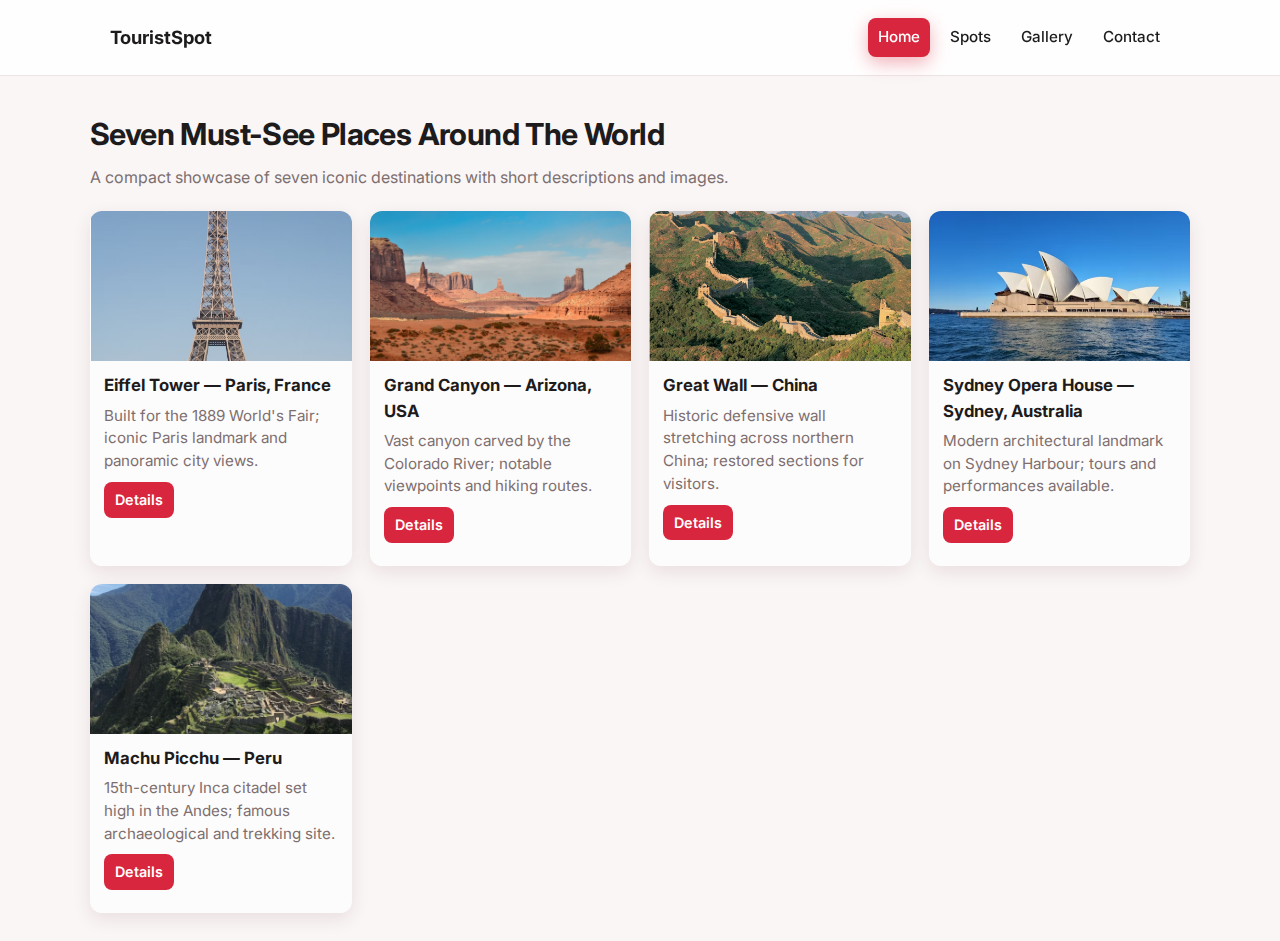
<file: index.html>
<!doctype html>
<html lang="en">
<head>
  <meta charset="utf-8" />
  <meta name="viewport" content="width=device-width,initial-scale=1" />
  <title>TouristSpot — Home</title>

  <!-- Google Font -->
  <link href="https://fonts.googleapis.com/css2?family=Inter:wght@300;400;600;700&display=swap" rel="stylesheet">

  <link rel="stylesheet" href="styles.css" />
</head>
<body>
  <header class="site-header">
    <div class="container">
      <a class="brand" href="index.html">TouristSpot</a>

      <nav class="site-nav">
        <a href="index.html" class="active">Home</a>
        <a href="spots.html">Spots</a>
        <a href="gallery.html">Gallery</a>
        <a href="contact.html">Contact</a>
      </nav>
    </div>
  </header>

  <main class="container hero">
    <h1>Seven Must-See Places Around The World</h1>
    <p class="lead">A compact showcase of seven iconic destinations with short descriptions and images.</p>

    <section class="featured">
      <article class="feature">
        <img src="et.png" alt="Eiffel Tower" />
        <div class="feature-body">
          <h3>Eiffel Tower — Paris, France</h3>
          <p>Built for the 1889 World's Fair; iconic Paris landmark and panoramic city views.</p>
          <p><a class="btn" href="spots.html#eiffel">Details</a></p>
        </div>
      </article>

      <article class="feature">
        <img src="gc.png" alt="Grand Canyon" />
        <div class="feature-body">
          <h3>Grand Canyon — Arizona, USA</h3>
          <p>Vast canyon carved by the Colorado River; notable viewpoints and hiking routes.</p>
          <p><a class="btn" href="spots.html#grand-canyon">Details</a></p>
        </div>
      </article>

      <article class="feature">
        <img src="gw.png" alt="Great Wall" />
        <div class="feature-body">
          <h3>Great Wall — China</h3>
          <p>Historic defensive wall stretching across northern China; restored sections for visitors.</p>
          <p><a class="btn" href="spots.html#great-wall">Details</a></p>
        </div>
      </article>

      <article class="feature">
        <img src="oh.png" alt="Sydney Opera House" />
        <div class="feature-body">
          <h3>Sydney Opera House — Sydney, Australia</h3>
          <p>Modern architectural landmark on Sydney Harbour; tours and performances available.</p>
          <p><a class="btn" href="spots.html#sydney-opera">Details</a></p>
        </div>
      </article>

      <article class="feature">
        <img src="mp.png" alt="Machu Picchu" />
        <div class="feature-body">
          <h3>Machu Picchu — Peru</h3>
          <p>15th-century Inca citadel set high in the Andes; famous archaeological and trekking site.</p>
          <p><a class="btn" href="spots.html#machu-picchu">Details</a></p>
        </div>
      </article>


    </section>
  </main>

  <script src="script.js" defer></script>
</body>
</html>
</file>
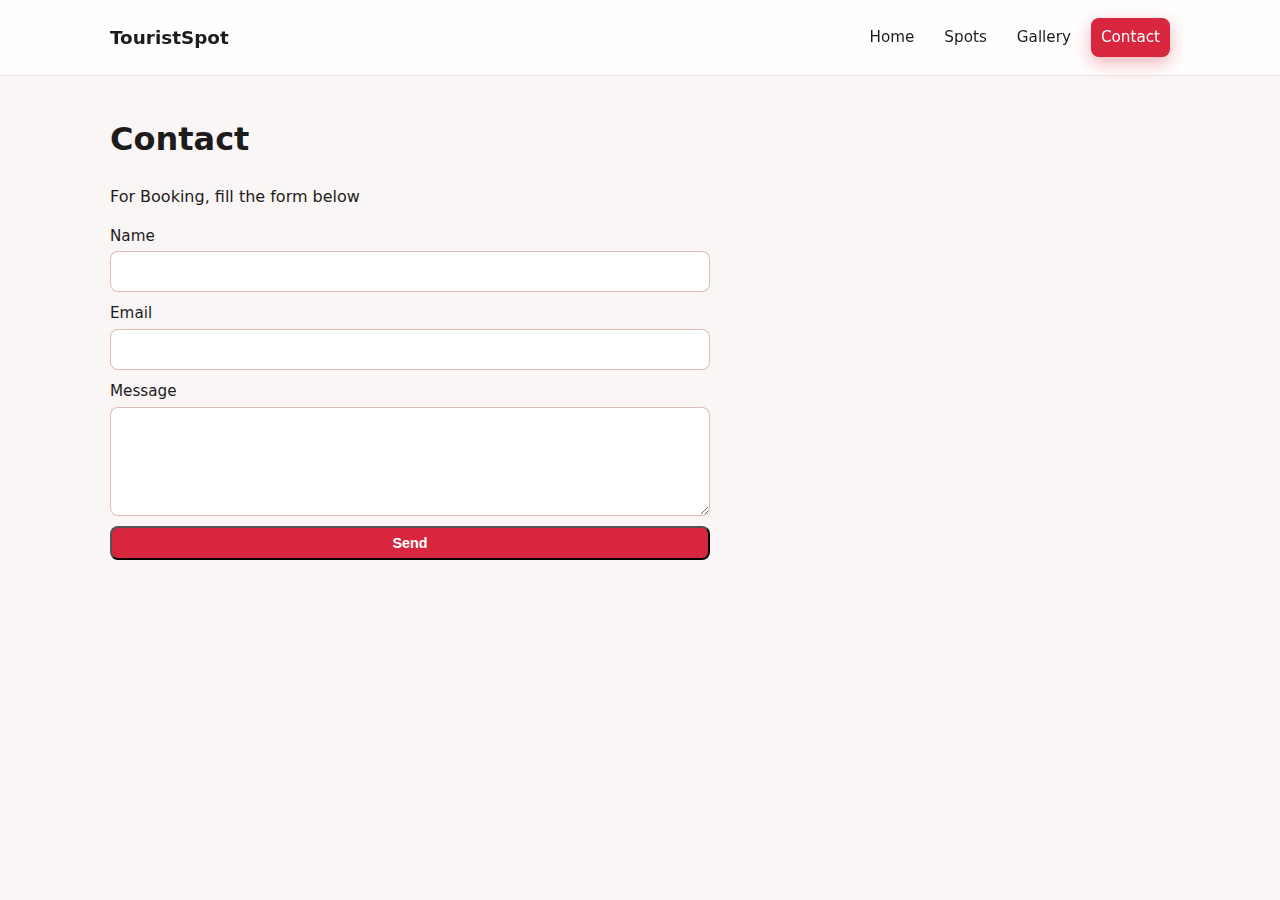
<file: contact.html>
<!doctype html>
<html lang="en">
<head>
  <meta charset="utf-8" />
  <meta name="viewport" content="width=device-width,initial-scale=1" />
  <title>Contact — TouristSpot</title>
  <link rel="stylesheet" href="styles.css" />
</head>
<body>
  <header class="site-header">
    <div class="container">
      <a class="brand" href="index.html">TouristSpot</a>
      <nav class="site-nav">
        <a href="index.html">Home</a>
        <a href="spots.html">Spots</a>
        <a href="gallery.html">Gallery</a>
        <a class="active" href="contact.html">Contact</a>
      </nav>
    </div>
  </header>

  <main class="container">
    <h1>Contact</h1>
    <p>For Booking, fill the form below</p>

    <form id="contact-form" class="contact-form" novalidate>
      <label>
        Name
        <input id="name" name="name" type="text" required />
      </label>

      <label>
        Email
        <input id="email" name="email" type="email" required />
      </label>

      <label>
        Message
        <textarea id="message" name="message" rows="4" required></textarea>
      </label>

      <button type="submit" class="btn">Send</button>
      <p id="status" class="status" aria-live="polite"></p>
    </form>
  </main>

  <script src="script.js" defer></script>
</body>
</html>
</file>
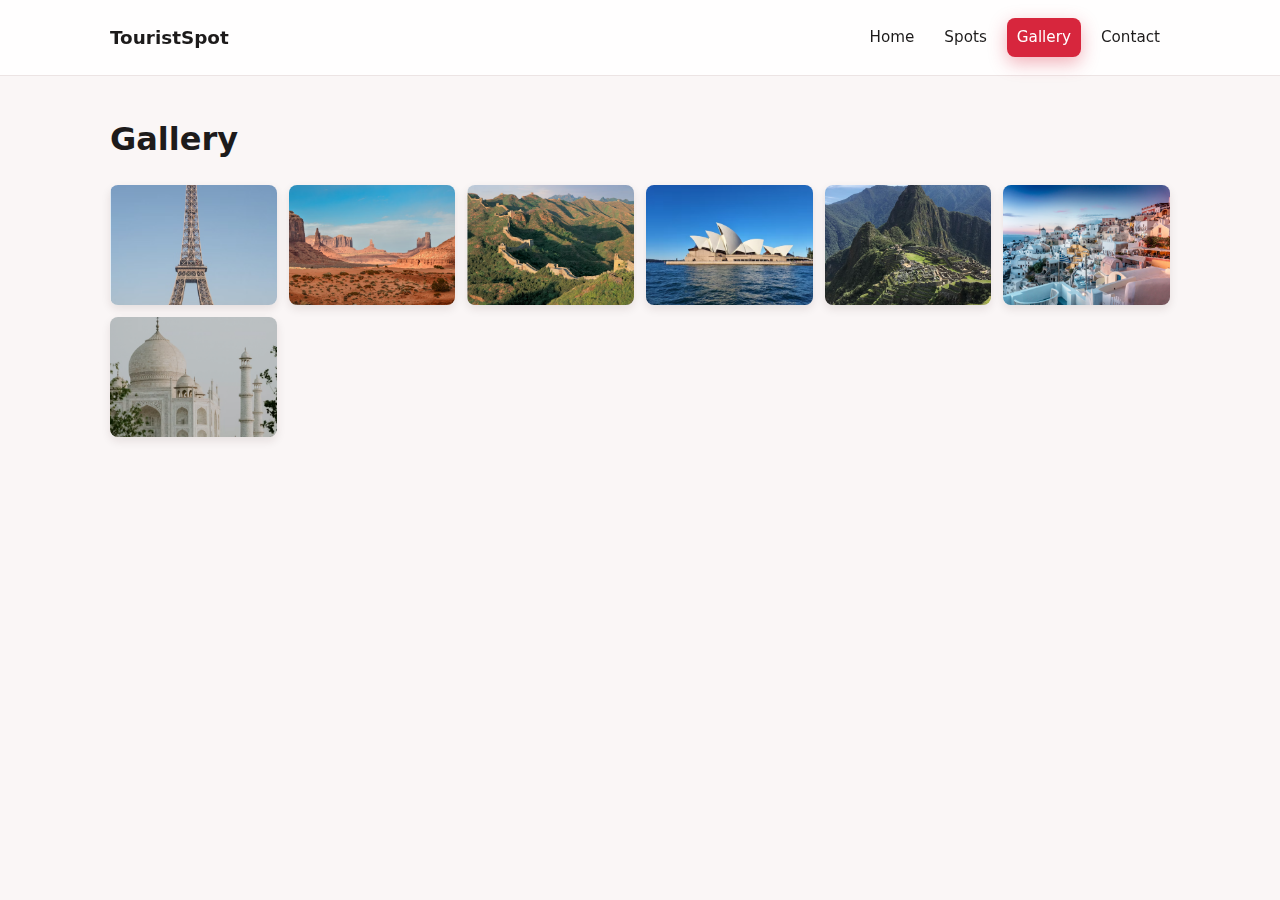
<file: gallery.html>
<!doctype html>
<html lang="en">
<head>
  <meta charset="utf-8" />
  <meta name="viewport" content="width=device-width,initial-scale=1" />
  <title>TouristSpot — Gallery</title>
  <link rel="stylesheet" href="styles.css" />
</head>
<body>
  <header class="site-header">
    <div class="container">
      <a class="brand" href="index.html">TouristSpot</a>
      <nav class="site-nav">
        <a href="index.html">Home</a>
        <a href="spots.html">Spots</a>
        <a class="active" href="gallery.html">Gallery</a>
        <a href="contact.html">Contact</a>
      </nav>
    </div>
  </header>

  <main class="container">
    <h1>Gallery</h1>
    <div class="gallery">
      <img src="et.png" alt="Eiffel Tower" class="lightbox-target" data-caption="Eiffel Tower — Paris, France" />
      <img src="gc.png" alt="Grand Canyon" class="lightbox-target" data-caption="Grand Canyon — Arizona, USA" />
      <img src="gw.png" alt="Great Wall" class="lightbox-target" data-caption="Great Wall — China" />
      <img src="oh.png" alt="Sydney Opera House" class="lightbox-target" data-caption="Sydney Opera House — Sydney, Australia" />
      <img src="mp.png" alt="Machu Picchu" class="lightbox-target" data-caption="Machu Picchu — Peru" />
      <img src="stn.png" alt="Santorini" class="lightbox-target" data-caption="Santorini — Greece" />
      <img src="tm.png" alt="Taj Mahal" class="lightbox-target" data-caption="Taj Mahal — Agra, India" />
    </div>
  </main>

  <div id="lightbox" class="lightbox" aria-hidden="true">
    <button id="lb-close" class="lb-close" aria-label="Close">×</button>
    <img id="lb-img" alt="" />
    <p id="lb-caption"></p>
  </div>

  <script src="script.js" defer></script>
</body>
</html>
</file>
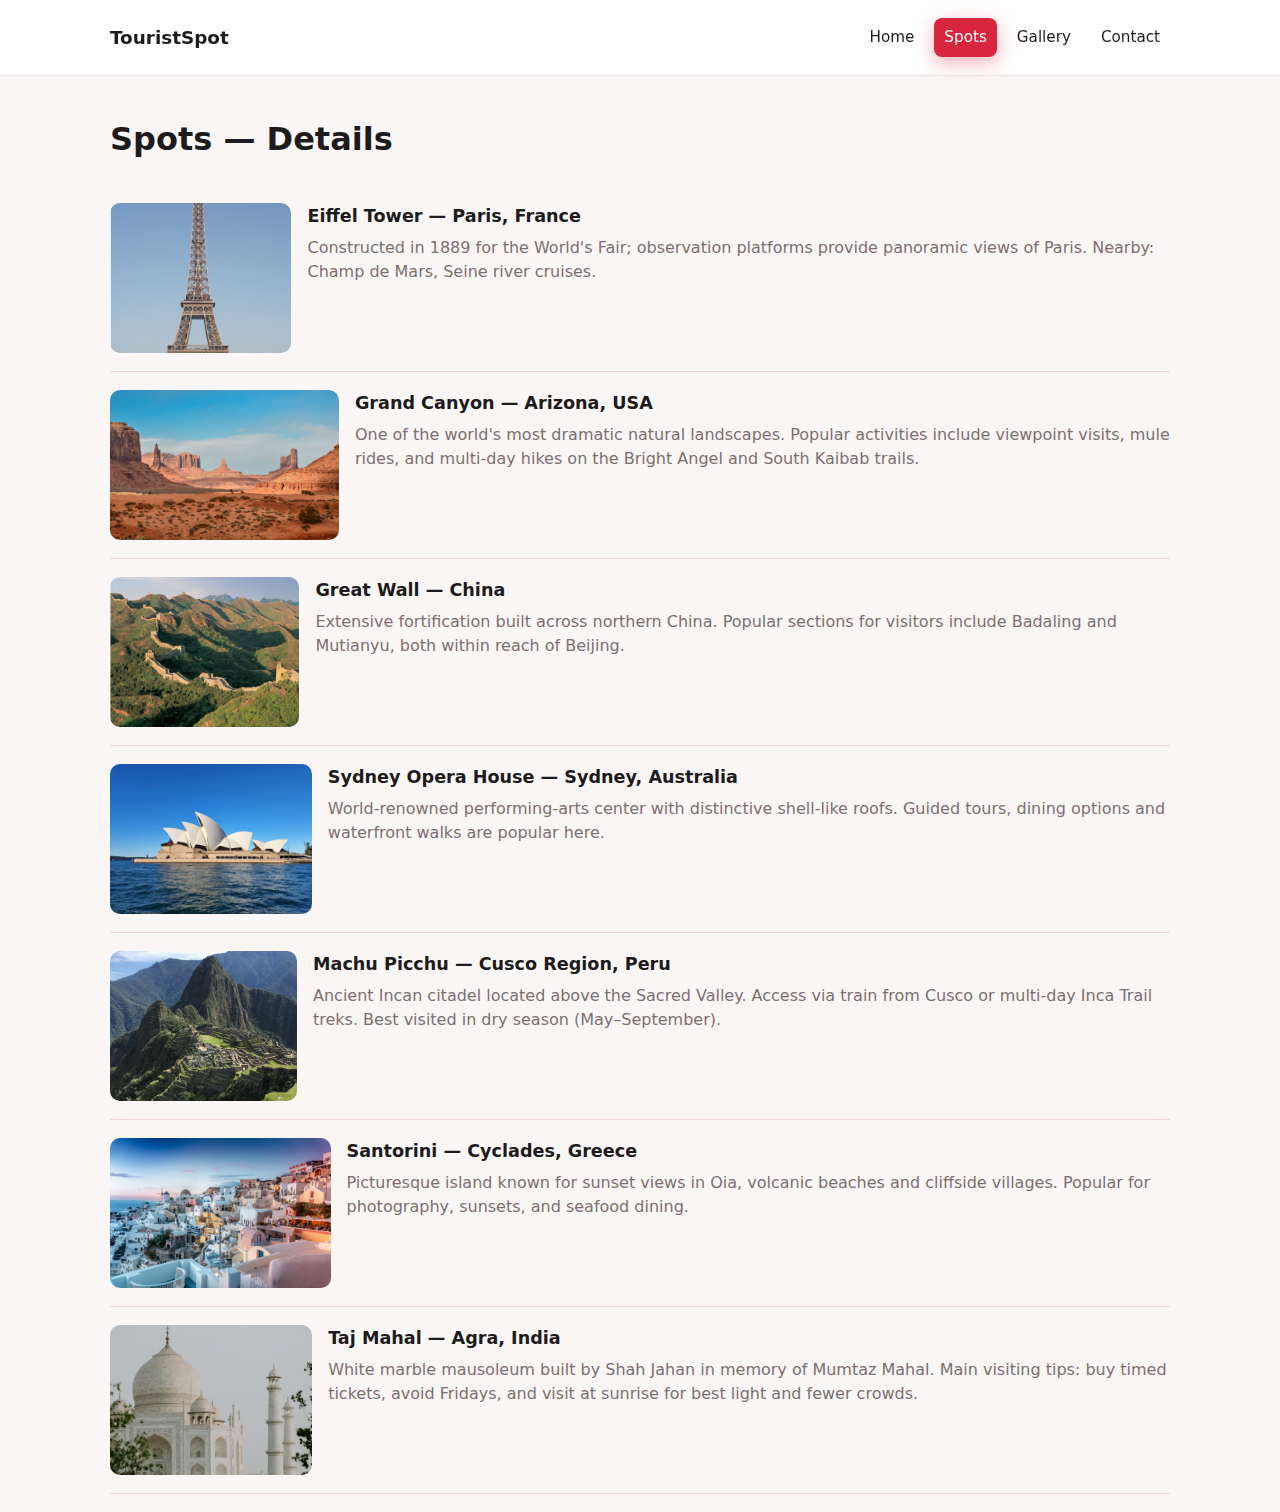
<file: spots.html>
<!doctype html>
<html lang="en">
<head>
  <meta charset="utf-8" />
  <meta name="viewport" content="width=device-width,initial-scale=1" />
  <title>TouristSpot — Spots</title>
  <link rel="stylesheet" href="styles.css" />
</head>
<body>
  <header class="site-header">
    <div class="container">
      <a class="brand" href="index.html">TouristSpot</a>
      <nav class="site-nav">
        <a href="index.html">Home</a>
        <a class="active" href="spots.html">Spots</a>
        <a href="gallery.html">Gallery</a>
        <a href="contact.html">Contact</a>
      </nav>
    </div>
  </header>

  <main class="container">
    <h1>Spots — Details</h1>

    <section id="eiffel" class="spot">
      <img src="et.png" alt="Eiffel Tower" />
      <div class="spot-text">
        <h2>Eiffel Tower — Paris, France</h2>
        <p>Constructed in 1889 for the World's Fair; observation platforms provide panoramic views of Paris. Nearby: Champ de Mars, Seine river cruises.</p>
      </div>
    </section>

    <section id="grand-canyon" class="spot">
      <img src="gc.png" alt="Grand Canyon" />
      <div class="spot-text">
        <h2>Grand Canyon — Arizona, USA</h2>
        <p>One of the world's most dramatic natural landscapes. Popular activities include viewpoint visits, mule rides, and multi-day hikes on the Bright Angel and South Kaibab trails.</p>
      </div>
    </section>

    <section id="great-wall" class="spot">
      <img src="gw.png" alt="Great Wall of China" />
      <div class="spot-text">
        <h2>Great Wall — China</h2>
        <p>Extensive fortification built across northern China. Popular sections for visitors include Badaling and Mutianyu, both within reach of Beijing.</p>
      </div>
    </section>

    <section id="sydney-opera" class="spot">
      <img src="oh.png" alt="Sydney Opera House" />
      <div class="spot-text">
        <h2>Sydney Opera House — Sydney, Australia</h2>
        <p>World-renowned performing-arts center with distinctive shell-like roofs. Guided tours, dining options and waterfront walks are popular here.</p>
      </div>
    </section>

    <section id="machu-picchu" class="spot">
      <img src="mp.png" alt="Machu Picchu" />
      <div class="spot-text">
        <h2>Machu Picchu — Cusco Region, Peru</h2>
        <p>Ancient Incan citadel located above the Sacred Valley. Access via train from Cusco or multi-day Inca Trail treks. Best visited in dry season (May–September).</p>
      </div>
    </section>

    <section id="santorini" class="spot">
      <img src="stn.png" alt="Santorini" />
      <div class="spot-text">
        <h2>Santorini — Cyclades, Greece</h2>
        <p>Picturesque island known for sunset views in Oia, volcanic beaches and cliffside villages. Popular for photography, sunsets, and seafood dining.</p>
      </div>
    </section>

    <section id="taj-mahal" class="spot">
      <img src="tm.png" alt="Taj Mahal" />
      <div class="spot-text">
        <h2>Taj Mahal — Agra, India</h2>
        <p>White marble mausoleum built by Shah Jahan in memory of Mumtaz Mahal. Main visiting tips: buy timed tickets, avoid Fridays, and visit at sunrise for best light and fewer crowds.</p>
      </div>
    </section>

  </main>

  <script src="script.js" defer></script>
</body>
</html>
</file>
<file: styles.css>
/* styles.css - red themed layout, full palette updated */

/* Light Theme */
:root {
  --accent: #d7263d;             /* Main red */
  --accent-600: #b71c2a;         /* Darker red */
  --bg: #faf6f6;                 /* Soft warm background */
  --surface: #ffffff;            /* Clean card surface */
  --muted: #7d6f6f;              /* Muted warm grey */
  --text: #1d1b1b;               /* Strong neutral text */
  --card-shadow: 0 6px 18px rgba(90, 20, 30, 0.10);
  --radius: 12px;
  --gap: 16px;
  --container-max: 1100px;
  --glass: rgba(255,255,255,0.65);
  --nav-bg: rgba(255,255,255,0.85);
  --transition: 200ms ease-in-out;
  font-family: "Inter", system-ui, -apple-system, "Segoe UI", Roboto, Arial;
  color-scheme: light;
}

/* Dark Theme */
:root[data-theme="dark"] {
  --accent: #ff6b6b;             /* Bright red for dark mode */
  --accent-600: #ff4b4b;         /* Stronger red */
  --bg: #121111;                 /* Deep charcoal */
  --surface: #1b1a1a;            /* Dark cards */
  --muted: #a59b9b;              /* Soft grey */
  --text: #f4f2f2;               /* High-contrast text */
  --card-shadow: 0 8px 22px rgba(0,0,0,0.55);
  --glass: rgba(30,30,30,0.75);
  --nav-bg: rgba(30,30,30,0.85);
  color-scheme: dark;
}

/* Base */
* { box-sizing: border-box; }
html, body { height: 100%; }

body {
  margin: 0;
  background: var(--bg);
  color: var(--text);
  font-family: inherit;
  line-height: 1.5;
  -webkit-font-smoothing: antialiased;
  transition: background var(--transition), color var(--transition);
}

.container {
  max-width: var(--container-max);
  margin: 0 auto;
  padding: 18px 20px;
}

/* Header */
.site-header {
  position: sticky;
  top: 0;
  z-index: 40;
  background: var(--nav-bg);
  backdrop-filter: blur(8px);
  border-bottom: 1px solid rgba(180, 150, 150, 0.25);
}
.brand {
  font-weight: 700;
  text-decoration: none;
  color: var(--text);
  font-size: 1.15rem;
}
.site-header .container {
  display: flex;
  align-items: center;
  gap: 12px;
}

/* Navigation */
.site-nav {
  display: flex;
  gap: 10px;
  align-items: center;
  margin-left: auto;
}
.site-nav a {
  text-decoration: none;
  color: var(--text);
  padding: 8px 10px;
  border-radius: 8px;
  font-weight: 500;
  font-size: 0.95rem;
  transition: background var(--transition), color var(--transition), transform 80ms;
}
.site-nav a:hover {
  background: rgba(200, 100, 100, 0.15);
  transform: translateY(-1px);
}
.site-nav a.active {
  background: var(--accent);
  color: #fff;
  box-shadow: 0 6px 18px rgba(215,38,61,0.35);
}

/* Theme Toggle */
.theme-control { margin-left: 16px; }
#theme-toggle {
  appearance: none;
  border: 0;
  background: var(--surface);
  color: var(--text);
  padding: 7px 11px;
  border-radius: 999px;
  font-weight: 600;
  font-size: 0.85rem;
  cursor: pointer;
  box-shadow: 0 4px 12px rgba(30,30,30,0.1);
  transition: background var(--transition), transform 80ms;
}
#theme-toggle:hover {
  transform: translateY(-1px);
}
#theme-toggle[aria-pressed="true"] {
  background: linear-gradient(90deg, var(--accent), var(--accent-600));
  color: #fff;
}

/* Hero */
.hero { padding: 36px 0 28px; }
.hero h1 {
  margin: 0 0 8px;
  font-size: 1.9rem;
  letter-spacing: -0.02em;
}
.lead {
  margin: 0;
  color: var(--muted);
}

/* Feature Cards */
.featured {
  display: grid;
  grid-template-columns: repeat(auto-fit,minmax(240px,1fr));
  gap: 18px;
  margin-top: 22px;
}
.feature {
  background: var(--glass);
  border-radius: var(--radius);
  overflow: hidden;
  box-shadow: var(--card-shadow);
  display: flex;
  flex-direction: column;
}
.feature img {
  width: 100%;
  height: 150px;
  object-fit: cover;
}
.feature-body {
  padding: 12px 14px 14px;
}
.feature h3 {
  margin: 0 0 6px;
  font-size: 1.05rem;
}
.feature p {
  margin: 0 0 9px;
  font-size: 0.95rem;
  color: var(--muted);
}
.btn {
  display: inline-block;
  background: var(--accent);
  color: #fff;
  padding: 7px 11px;
  border-radius: 8px;
  text-decoration: none;
  font-weight: 600;
  font-size: 0.9rem;
}

/* Spots Section */
.spot {
  display: flex;
  gap: 16px;
  padding: 18px 0;
  border-bottom: 1px solid rgba(200,100,100,0.2);
}
.spot img {
  width: 240px;
  height: 150px;
  object-fit: cover;
  border-radius: 10px;
}
.spot-text h2 {
  margin: 0 0 7px;
  font-size: 1.1rem;
}
.spot-text p {
  margin: 0;
  color: var(--muted);
}

/* Gallery */
.gallery {
  margin-top: 14px;
  display: grid;
  grid-template-columns: repeat(auto-fit,minmax(150px,1fr));
  gap: 12px;
}
.gallery img {
  width: 100%;
  height: 120px;
  object-fit: cover;
  border-radius: 8px;
  cursor: zoom-in;
  transition: transform 120ms, box-shadow 120ms;
  box-shadow: 0 4px 10px rgba(50,20,20,0.1);
}
.gallery img:hover {
  transform: translateY(-3px);
  box-shadow: 0 8px 20px rgba(50,20,20,0.25);
}

/* Forms */
.contact-form {
  max-width: 600px;
  margin-top: 14px;
  display: flex;
  flex-direction: column;
  gap: 10px;
}
.contact-form label {
  display: flex;
  flex-direction: column;
  gap: 4px;
  font-size: 0.95rem;
}
.contact-form input,
.contact-form textarea {
  padding: 8px 10px;
  border-radius: 8px;
  border: 1px solid rgba(200,100,100,0.45);
  background: var(--surface);
  color: var(--text);
  font: inherit;
}
.contact-form input:focus,
.contact-form textarea:focus {
  outline: none;
  border-color: var(--accent);
  box-shadow: 0 0 0 1px rgba(215,38,61,0.45);
}
.status {
  color: var(--muted);
  font-size: 0.9rem;
}

/* Lightbox */
.lightbox {
  position: fixed;
  inset: 0;
  background: rgba(100,20,20,0.75);
  display: none;
  align-items: center;
  justify-content: center;
  padding: 18px;
  z-index: 100;
}
.lightbox[aria-hidden="false"] { display: flex; }
.lightbox img {
  max-width: 92%;
  max-height: 82vh;
  border-radius: 10px;
  box-shadow: 0 18px 45px rgba(0,0,0,0.7);
}
.lb-close {
  position: absolute;
  top: 18px;
  right: 20px;
  border: 0;
  background: transparent;
  color: #f4f2f2;
  font-size: 26px;
  cursor: pointer;
}

/* Responsive */
@media (max-width: 900px) {
  .site-header .container {
    flex-wrap: wrap;
    row-gap: 8px;
  }
  .theme-control {
    margin-left: auto;
    order: 2;
  }
  .site-nav {
    order: 3;
    width: 100%;
    justify-content: flex-start;
    flex-wrap: wrap;
  }
}
@media (max-width: 700px) {
  .spot {
    flex-direction: column;
  }
  .spot img {
    width: 100%;
    height: 220px;
  }
}
</file>
